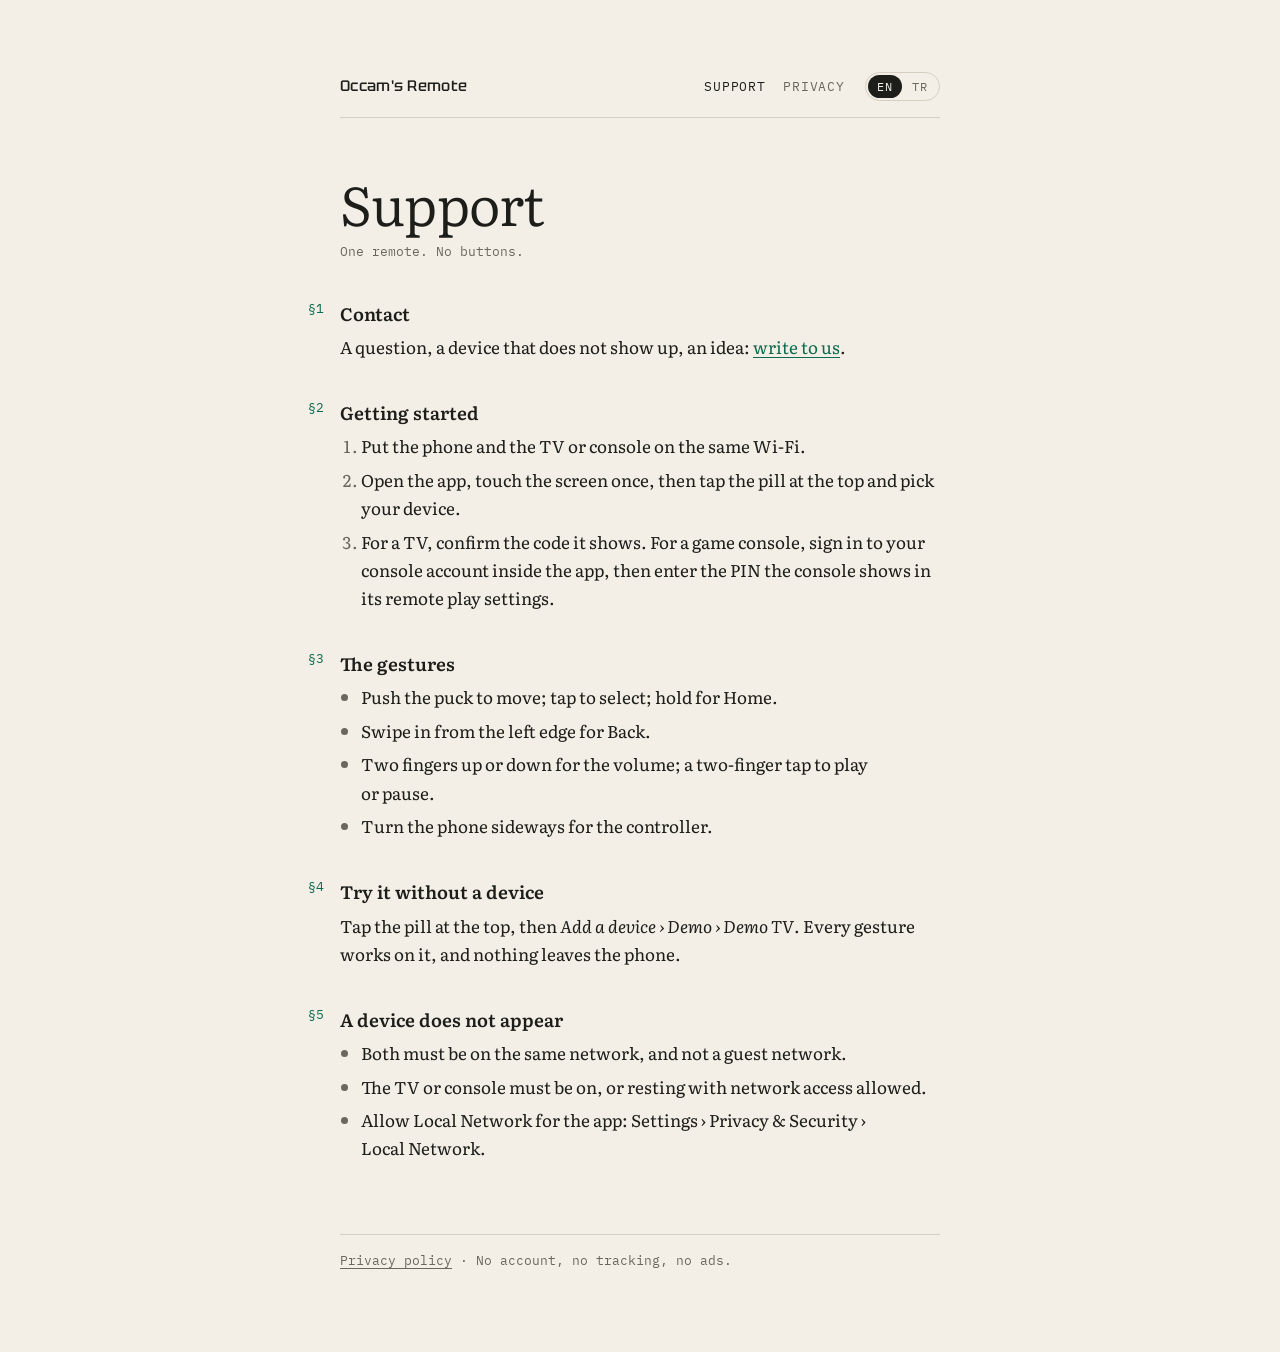
<file: index.html>
<!doctype html>
<html lang="en">
<head>
<meta charset="utf-8">
<meta name="viewport" content="width=device-width, initial-scale=1">
<meta name="color-scheme" content="light dark">
<title>Support · Occam's Remote</title>
<meta name="description" content="Help and contact for Occam's Remote, the gesture remote for your TV and game console.">
<link rel="alternate" hreflang="tr" href="tr/">
<link rel="preload" href="fonts/literata-latin-wght-normal.woff2" as="font" type="font/woff2" crossorigin>
<link rel="stylesheet" href="style.css">
</head>
<body>
<main>
<header class="top">
<a class="mark" href="./">Occam's Remote</a>
<nav aria-label="Pages"><a href="./" aria-current="page">Support</a><a href="privacy/">Privacy</a></nav>
<div class="lang" role="group" aria-label="Language"><span aria-current="true">EN</span><a href="tr/" lang="tr" hreflang="tr">TR</a></div>
</header>

<h1>Support</h1>
<p class="dateline">One remote. No buttons.</p>

<h2>Contact</h2>
<p>A question, a device that does not show up, an idea: <a href="https://github.com/cemphlvn/occams-remote/issues/new">write to us</a>.</p>

<h2>Getting started</h2>
<ol>
<li>Put the phone and the TV or console on the same Wi-Fi.</li>
<li>Open the app, touch the screen once, then tap the pill at the top and pick your device.</li>
<li>For a TV, confirm the code it shows. For a game console, sign in to your console account inside the app, then enter the PIN the console shows in its remote play settings.</li>
</ol>

<h2>The gestures</h2>
<ul>
<li>Push the puck to move; tap to select; hold for Home.</li>
<li>Swipe in from the left edge for Back.</li>
<li>Two fingers up or down for the volume; a two-finger tap to play or pause.</li>
<li>Turn the phone sideways for the controller.</li>
</ul>

<h2>Try it without a device</h2>
<p>Tap the pill at the top, then <em>Add a device › Demo › Demo TV</em>. Every gesture works on it, and nothing leaves the phone.</p>

<h2>A device does not appear</h2>
<ul>
<li>Both must be on the same network, and not a guest network.</li>
<li>The TV or console must be on, or resting with network access allowed.</li>
<li>Allow Local Network for the app: Settings › Privacy &amp; Security › Local Network.</li>
</ul>

<footer><a href="privacy/">Privacy policy</a> · No account, no tracking, no ads.</footer>
</main>
</body>
</html>
</file>
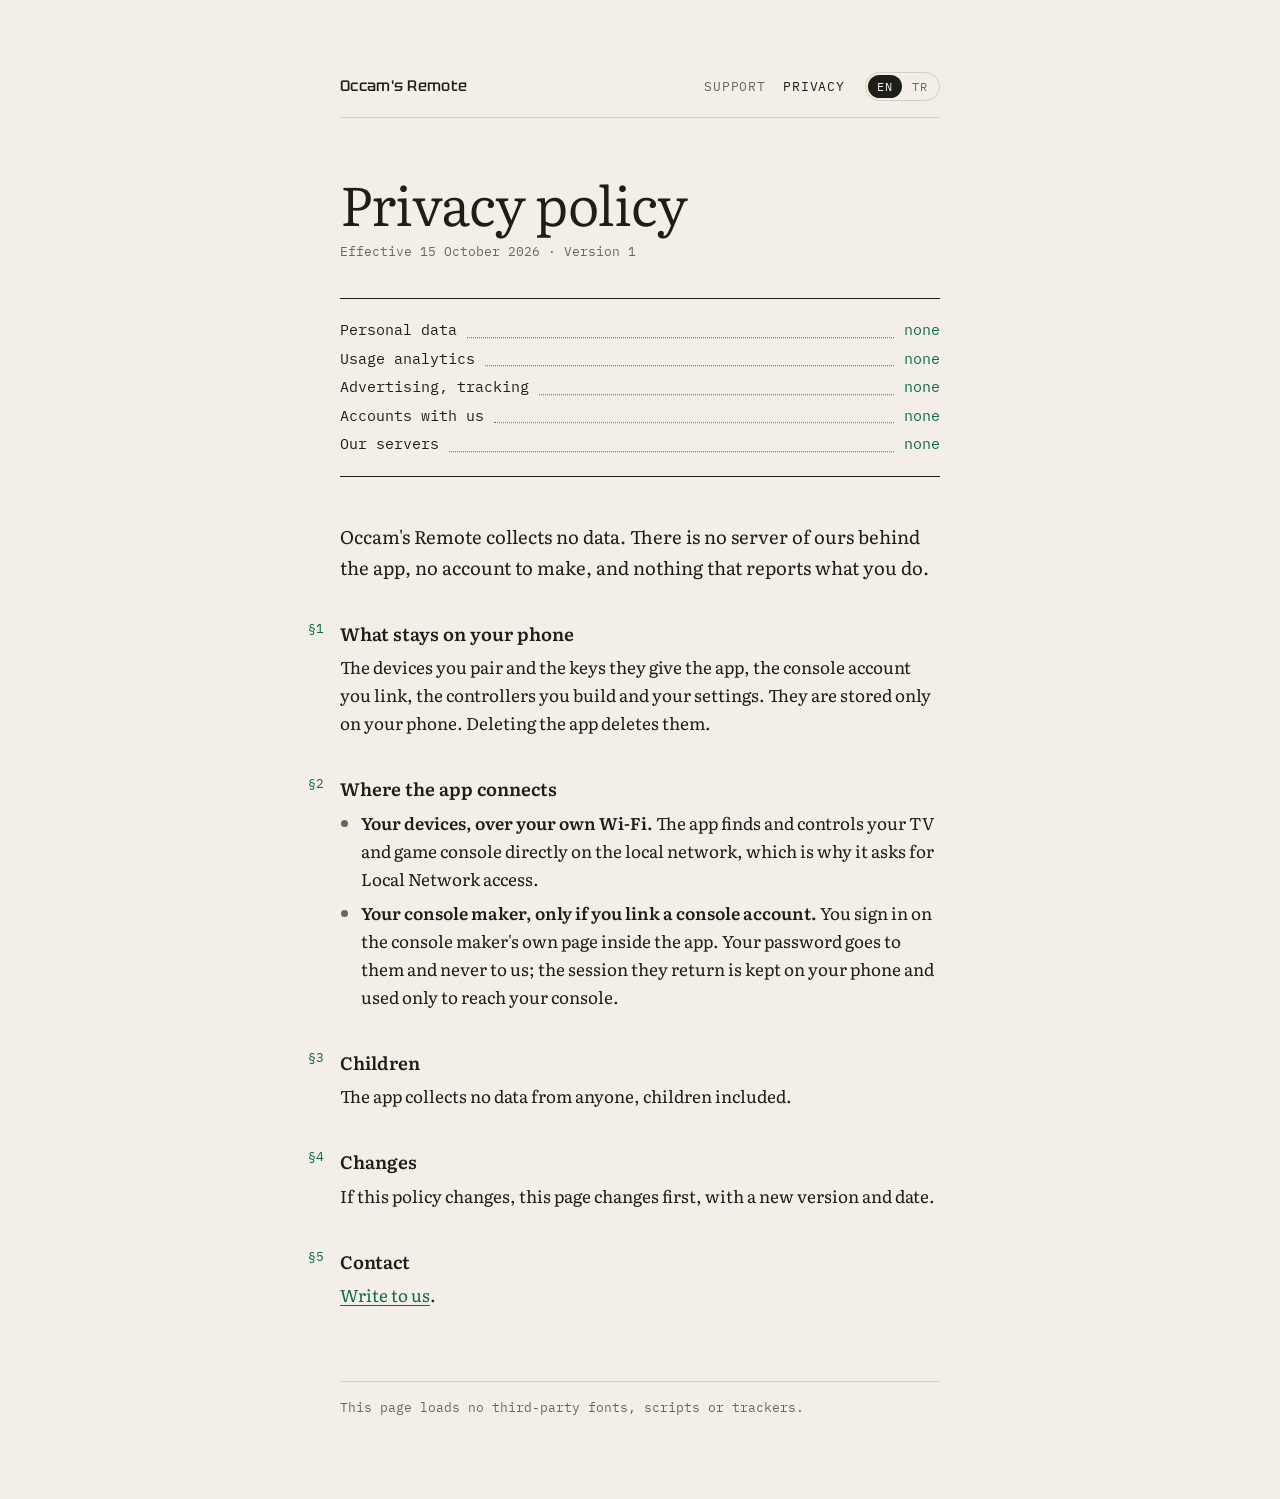
<file: privacy/index.html>
<!doctype html>
<html lang="en">
<head>
<meta charset="utf-8">
<meta name="viewport" content="width=device-width, initial-scale=1">
<meta name="color-scheme" content="light dark">
<title>Privacy · Occam's Remote</title>
<meta name="description" content="Occam's Remote collects no data. Everything stays on your phone.">
<link rel="alternate" hreflang="tr" href="../tr/gizlilik/">
<link rel="preload" href="../fonts/literata-latin-wght-normal.woff2" as="font" type="font/woff2" crossorigin>
<link rel="stylesheet" href="../style.css">
</head>
<body>
<main>
<header class="top">
<a class="mark" href="../">Occam's Remote</a>
<nav aria-label="Pages"><a href="../">Support</a><a href="./" aria-current="page">Privacy</a></nav>
<div class="lang" role="group" aria-label="Language"><span aria-current="true">EN</span><a href="../tr/gizlilik/" lang="tr" hreflang="tr">TR</a></div>
</header>

<h1>Privacy policy</h1>
<p class="dateline">Effective 15 October 2026 · Version 1</p>

<dl class="ledger" aria-label="What we collect">
<div><dt>Personal data</dt><span class="dots"></span><dd>none</dd></div>
<div><dt>Usage analytics</dt><span class="dots"></span><dd>none</dd></div>
<div><dt>Advertising, tracking</dt><span class="dots"></span><dd>none</dd></div>
<div><dt>Accounts with us</dt><span class="dots"></span><dd>none</dd></div>
<div><dt>Our servers</dt><span class="dots"></span><dd>none</dd></div>
</dl>

<p>Occam's Remote collects no data. There is no server of ours behind the app, no account to make, and nothing that reports what you do.</p>

<h2>What stays on your phone</h2>
<p>The devices you pair and the keys they give the app, the console account you link, the controllers you build and your settings. They are stored only on your phone. Deleting the app deletes them.</p>

<h2>Where the app connects</h2>
<ul>
<li><strong>Your devices, over your own Wi-Fi.</strong> The app finds and controls your TV and game console directly on the local network, which is why it asks for Local Network access.</li>
<li><strong>Your console maker, only if you link a console account.</strong> You sign in on the console maker's own page inside the app. Your password goes to them and never to us; the session they return is kept on your phone and used only to reach your console.</li>
</ul>

<h2>Children</h2>
<p>The app collects no data from anyone, children included.</p>

<h2>Changes</h2>
<p>If this policy changes, this page changes first, with a new version and date.</p>

<h2>Contact</h2>
<p><a href="https://github.com/cemphlvn/occams-remote/issues/new">Write to us</a>.</p>

<footer>This page loads no third-party fonts, scripts or trackers.</footer>
</main>
</body>
</html>
</file>
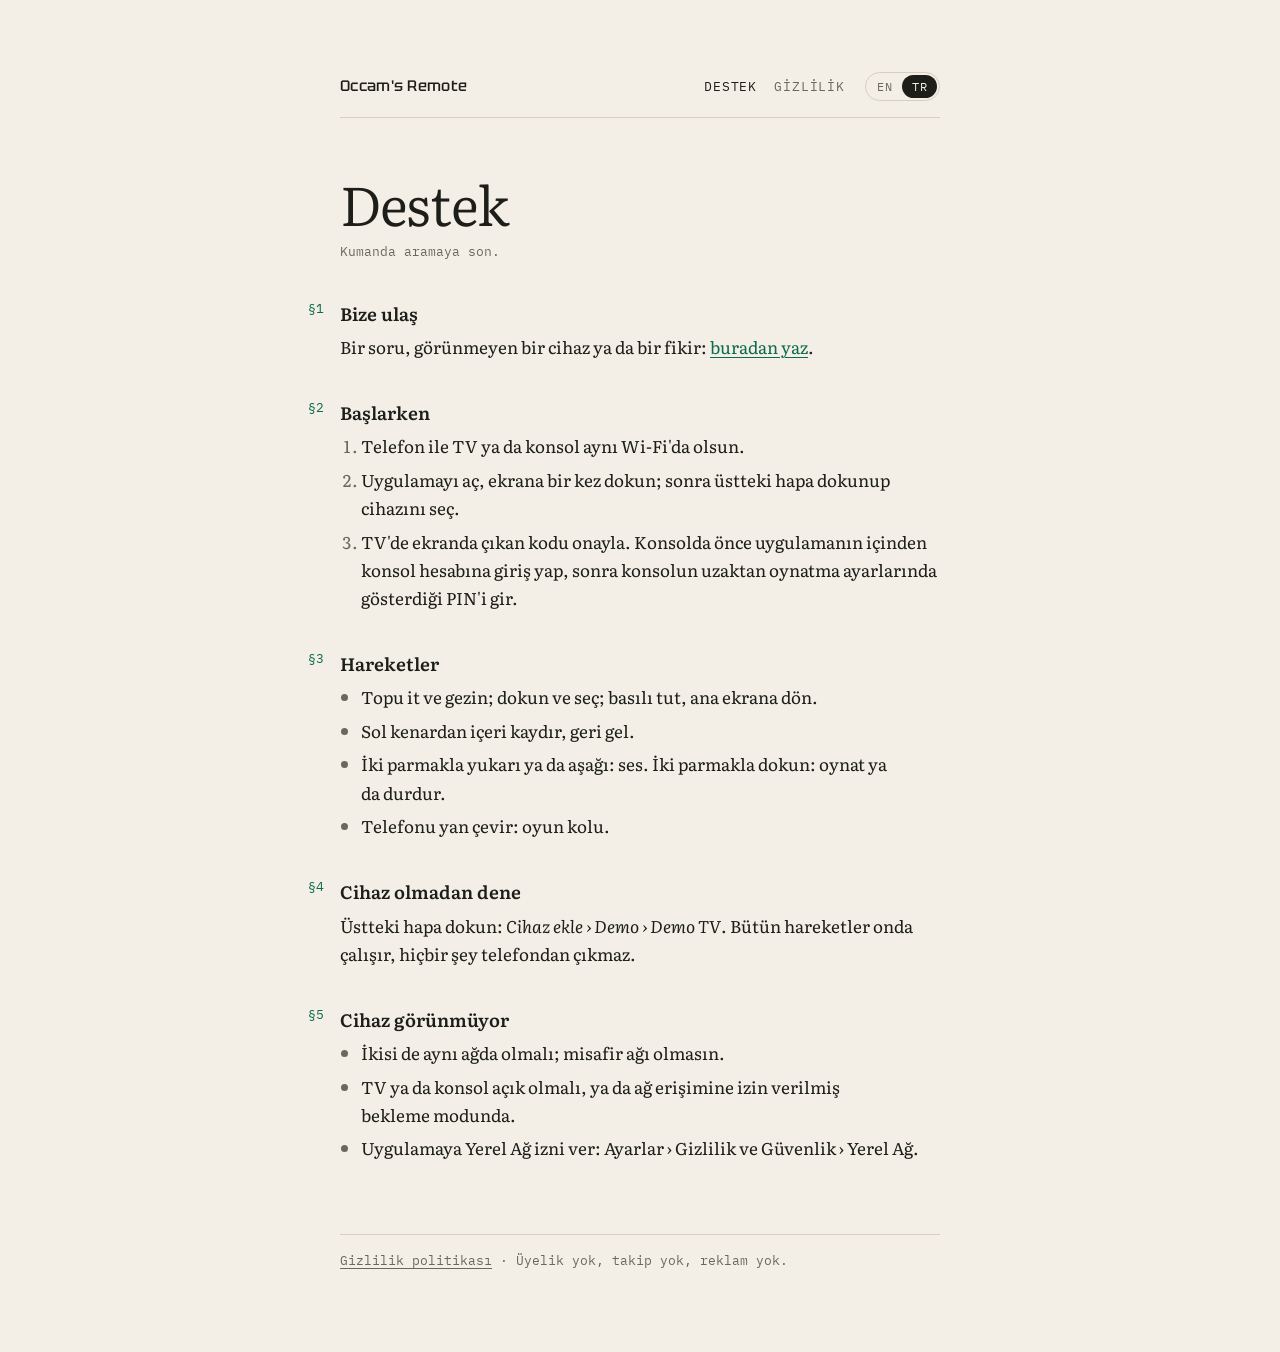
<file: tr/index.html>
<!doctype html>
<html lang="tr">
<head>
<meta charset="utf-8">
<meta name="viewport" content="width=device-width, initial-scale=1">
<meta name="color-scheme" content="light dark">
<title>Destek · Occam's Remote</title>
<meta name="description" content="Occam's Remote için yardım ve iletişim: TV'n ve oyun konsolun için jest kumandası.">
<link rel="alternate" hreflang="en" href="../">
<link rel="preload" href="../fonts/literata-latin-wght-normal.woff2" as="font" type="font/woff2" crossorigin>
<link rel="stylesheet" href="../style.css">
</head>
<body>
<main>
<header class="top">
<a class="mark" href="./">Occam's Remote</a>
<nav aria-label="Sayfalar"><a href="./" aria-current="page">Destek</a><a href="gizlilik/">Gizlilik</a></nav>
<div class="lang" role="group" aria-label="Dil"><a href="../" lang="en" hreflang="en">EN</a><span aria-current="true">TR</span></div>
</header>

<h1>Destek</h1>
<p class="dateline">Kumanda aramaya son.</p>

<h2>Bize ulaş</h2>
<p>Bir soru, görünmeyen bir cihaz ya da bir fikir: <a href="https://github.com/cemphlvn/occams-remote/issues/new">buradan yaz</a>.</p>

<h2>Başlarken</h2>
<ol>
<li>Telefon ile TV ya da konsol aynı Wi-Fi'da olsun.</li>
<li>Uygulamayı aç, ekrana bir kez dokun; sonra üstteki hapa dokunup cihazını seç.</li>
<li>TV'de ekranda çıkan kodu onayla. Konsolda önce uygulamanın içinden konsol hesabına giriş yap, sonra konsolun uzaktan oynatma ayarlarında gösterdiği PIN'i gir.</li>
</ol>

<h2>Hareketler</h2>
<ul>
<li>Topu it ve gezin; dokun ve seç; basılı tut, ana ekrana dön.</li>
<li>Sol kenardan içeri kaydır, geri gel.</li>
<li>İki parmakla yukarı ya da aşağı: ses. İki parmakla dokun: oynat ya da durdur.</li>
<li>Telefonu yan çevir: oyun kolu.</li>
</ul>

<h2>Cihaz olmadan dene</h2>
<p>Üstteki hapa dokun: <em>Cihaz ekle › Demo › Demo TV</em>. Bütün hareketler onda çalışır, hiçbir şey telefondan çıkmaz.</p>

<h2>Cihaz görünmüyor</h2>
<ul>
<li>İkisi de aynı ağda olmalı; misafir ağı olmasın.</li>
<li>TV ya da konsol açık olmalı, ya da ağ erişimine izin verilmiş bekleme modunda.</li>
<li>Uygulamaya Yerel Ağ izni ver: Ayarlar › Gizlilik ve Güvenlik › Yerel Ağ.</li>
</ul>

<footer><a href="gizlilik/">Gizlilik politikası</a> · Üyelik yok, takip yok, reklam yok.</footer>
</main>
</body>
</html>
</file>
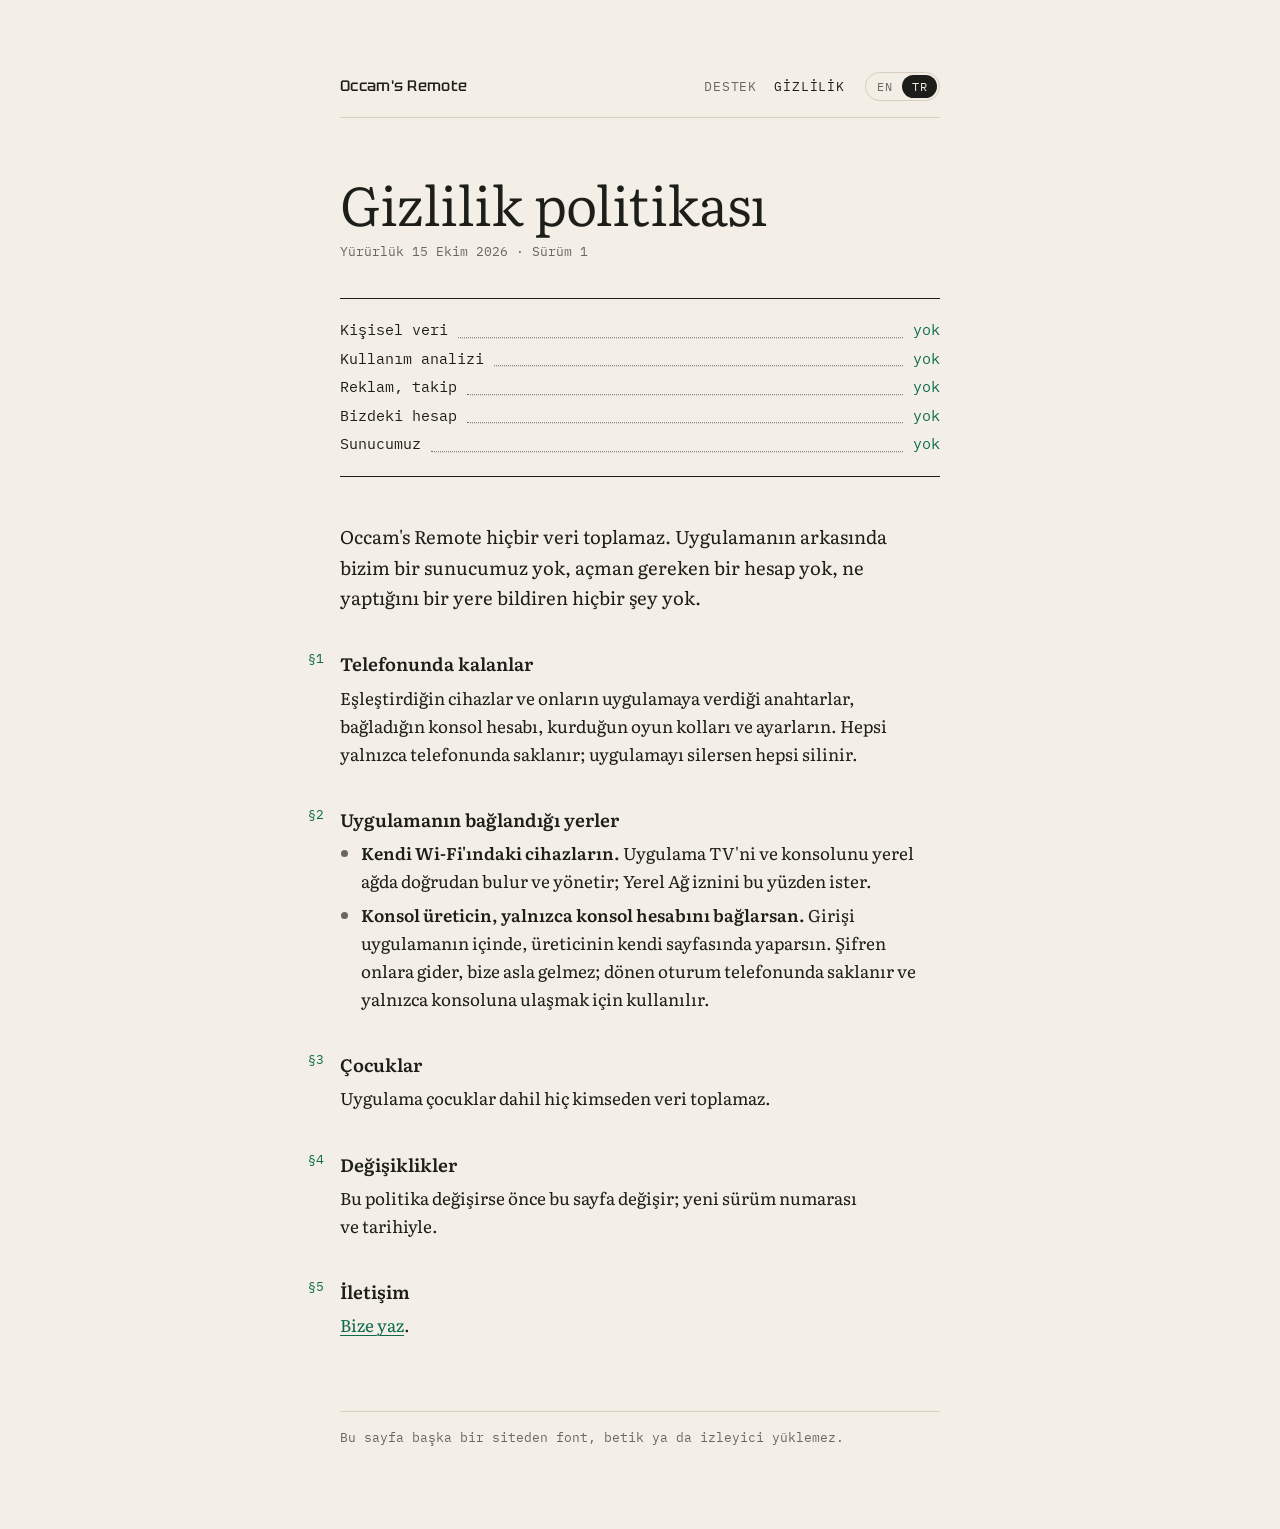
<file: tr/gizlilik/index.html>
<!doctype html>
<html lang="tr">
<head>
<meta charset="utf-8">
<meta name="viewport" content="width=device-width, initial-scale=1">
<meta name="color-scheme" content="light dark">
<title>Gizlilik · Occam's Remote</title>
<meta name="description" content="Occam's Remote hiçbir veri toplamaz. Her şey telefonunda kalır.">
<link rel="alternate" hreflang="en" href="../../privacy/">
<link rel="preload" href="../../fonts/literata-latin-wght-normal.woff2" as="font" type="font/woff2" crossorigin>
<link rel="stylesheet" href="../../style.css">
</head>
<body>
<main>
<header class="top">
<a class="mark" href="../">Occam's Remote</a>
<nav aria-label="Sayfalar"><a href="../">Destek</a><a href="./" aria-current="page">Gizlilik</a></nav>
<div class="lang" role="group" aria-label="Dil"><a href="../../privacy/" lang="en" hreflang="en">EN</a><span aria-current="true">TR</span></div>
</header>

<h1>Gizlilik politikası</h1>
<p class="dateline">Yürürlük 15 Ekim 2026 · Sürüm 1</p>

<dl class="ledger" aria-label="Topladığımız veriler">
<div><dt>Kişisel veri</dt><span class="dots"></span><dd>yok</dd></div>
<div><dt>Kullanım analizi</dt><span class="dots"></span><dd>yok</dd></div>
<div><dt>Reklam, takip</dt><span class="dots"></span><dd>yok</dd></div>
<div><dt>Bizdeki hesap</dt><span class="dots"></span><dd>yok</dd></div>
<div><dt>Sunucumuz</dt><span class="dots"></span><dd>yok</dd></div>
</dl>

<p>Occam's Remote hiçbir veri toplamaz. Uygulamanın arkasında bizim bir sunucumuz yok, açman gereken bir hesap yok, ne yaptığını bir yere bildiren hiçbir şey yok.</p>

<h2>Telefonunda kalanlar</h2>
<p>Eşleştirdiğin cihazlar ve onların uygulamaya verdiği anahtarlar, bağladığın konsol hesabı, kurduğun oyun kolları ve ayarların. Hepsi yalnızca telefonunda saklanır; uygulamayı silersen hepsi silinir.</p>

<h2>Uygulamanın bağlandığı yerler</h2>
<ul>
<li><strong>Kendi Wi-Fi'ındaki cihazların.</strong> Uygulama TV'ni ve konsolunu yerel ağda doğrudan bulur ve yönetir; Yerel Ağ iznini bu yüzden ister.</li>
<li><strong>Konsol üreticin, yalnızca konsol hesabını bağlarsan.</strong> Girişi uygulamanın içinde, üreticinin kendi sayfasında yaparsın. Şifren onlara gider, bize asla gelmez; dönen oturum telefonunda saklanır ve yalnızca konsoluna ulaşmak için kullanılır.</li>
</ul>

<h2>Çocuklar</h2>
<p>Uygulama çocuklar dahil hiç kimseden veri toplamaz.</p>

<h2>Değişiklikler</h2>
<p>Bu politika değişirse önce bu sayfa değişir; yeni sürüm numarası ve tarihiyle.</p>

<h2>İletişim</h2>
<p><a href="https://github.com/cemphlvn/occams-remote/issues/new">Bize yaz</a>.</p>

<footer>Bu sayfa başka bir siteden font, betik ya da izleyici yüklemez.</footer>
</main>
</body>
</html>
</file>
<file: style.css>
/* The public pages, set like a printed document rather than a product site: paper, a book serif to read, numbered
   clauses, and a ledger that states what is collected. Every font is served from here (OFL, fonts/), so reading the
   privacy policy asks nothing of a third party. */

@font-face {
  font-family: "Literata";
  src: url("fonts/literata-latin-wght-normal.woff2") format("woff2");
  font-weight: 200 900;
  font-display: swap;
  unicode-range: U+0000-00FF, U+0131, U+0152-0153, U+02BB-02BC, U+02C6, U+02DA, U+02DC, U+0304, U+0308, U+0329,
    U+2000-206F, U+20AC, U+2122, U+2191, U+2193, U+2212, U+2215, U+FEFF, U+FFFD;
}
@font-face {
  font-family: "Literata";
  src: url("fonts/literata-latin-ext-wght-normal.woff2") format("woff2");
  font-weight: 200 900;
  font-display: swap;
  unicode-range: U+0100-02BA, U+02BD-02C5, U+02C7-02CC, U+02CE-02D7, U+02DD-02FF, U+0304, U+0308, U+0329,
    U+1D00-1DBF, U+1E00-1E9F, U+1EF2-1EFF, U+2020, U+20A0-20AB, U+20AD-20C0, U+2113, U+2C60-2C7F, U+A720-A7FF;
}
@font-face {
  font-family: "Literata";
  src: url("fonts/literata-latin-wght-italic.woff2") format("woff2");
  font-weight: 200 900;
  font-style: italic;
  font-display: swap;
}
@font-face {
  font-family: "Plex Mono";
  src: url("fonts/ibm-plex-mono-latin-400-normal.woff2") format("woff2");
  font-display: swap;
  unicode-range: U+0000-00FF, U+0131, U+0152-0153, U+2000-206F;
}
@font-face {
  font-family: "Plex Mono";
  src: url("fonts/ibm-plex-mono-latin-ext-400-normal.woff2") format("woff2");
  font-display: swap;
  unicode-range: U+0100-02BA, U+02BD-02C5, U+1E00-1E9F;
}
@font-face {
  font-family: "Tektur";
  src: url("fonts/Tektur.ttf") format("truetype");
  font-display: swap;
}

:root {
  color-scheme: light dark;
  --paper: light-dark(#f3efe6, #13140f);
  --ink: light-dark(#1d1e1a, #ebe5d6);
  --quiet: light-dark(#6a675e, #9d978a);
  --rule: light-dark(#d6cfbf, #2c2c25);
  --seal: light-dark(#0d6a4e, #79d9b4);
  --serif: "Literata", Georgia, "Times New Roman", serif;
  --mono: "Plex Mono", ui-monospace, "SF Mono", Menlo, monospace;
}

*,
*::before,
*::after {
  box-sizing: border-box;
}

html {
  -webkit-text-size-adjust: 100%;
}

body {
  margin: 0;
  background: var(--paper);
  color: var(--ink);
  font: 400 1.0625rem/1.65 var(--serif);
  font-optical-sizing: auto;
}

main {
  max-width: 64ch;
  margin-inline: auto;
  padding: clamp(1.75rem, 7vw, 4.5rem) 1.25rem 5rem;
  counter-reset: clause;
}

/* The masthead: the app's own mark small, the document's name large. */
.mark {
  font: 500 0.95rem/1 "Tektur", var(--mono);
  letter-spacing: 0.02em;
  color: var(--ink);
  text-decoration: none;
}

.top {
  display: flex;
  flex-wrap: wrap;
  align-items: center;
  gap: 0.75rem 1.25rem;
  padding-bottom: 1rem;
  border-bottom: 1px solid var(--rule);
}

.top nav {
  margin-inline-start: auto;
  display: flex;
  gap: 1.1rem;
  font: 0.8125rem/1 var(--mono);
  text-transform: uppercase;
  letter-spacing: 0.06em;
}

.top nav a {
  color: var(--quiet);
  text-decoration: none;
}

.top nav a[aria-current="page"],
.top nav a:hover {
  color: var(--ink);
}

/* The language: a switch of its own, apart from the pages. */
.lang {
  display: inline-flex;
  border: 1px solid var(--rule);
  border-radius: 999px;
  padding: 2px;
  font: 0.75rem/1 var(--mono);
  letter-spacing: 0.06em;
}

.lang > * {
  padding: 0.35rem 0.6rem;
  border-radius: 999px;
  color: var(--quiet);
  text-decoration: none;
}

.lang [aria-current] {
  background: var(--ink);
  color: var(--paper);
}

.lang a:hover {
  color: var(--ink);
}

h1 {
  font-weight: 350;
  font-size: clamp(2.25rem, 8vw, 3.4rem);
  line-height: 1.05;
  letter-spacing: -0.015em;
  margin: clamp(2rem, 6vw, 3.5rem) 0 0.75rem;
  text-wrap: balance;
}

.dateline {
  font: 0.8125rem/1.4 var(--mono);
  color: var(--quiet);
  margin: 0 0 2.25rem;
}

/* The ledger: what is kept about you, line by line, read off like a statement. */
.ledger {
  margin: 0 0 2.75rem;
  padding: 1.1rem 0;
  border-block: 1.5px solid var(--ink);
  font: 0.9375rem/1.9 var(--mono);
}

.ledger div {
  display: flex;
  gap: 0.6rem;
}

.ledger dt {
  flex: none;
}

.ledger .dots {
  flex: 1;
  border-bottom: 1px dotted var(--quiet);
  transform: translateY(-0.45em);
}

.ledger dd {
  margin: 0;
  color: var(--seal);
}

.ledger + p {
  font-size: 1.15rem;
}

/* Clauses: numbered, the number hanging in the margin where there is one. */
h2 {
  position: relative;
  counter-increment: clause;
  font-weight: 600;
  font-size: 1.125rem;
  line-height: 1.3;
  margin: 2.5rem 0 0.5rem;
  text-wrap: balance;
}

h2::before {
  content: "§" counter(clause);
  display: inline-block;
  min-width: 2.25rem;
  font: 0.8125rem/1 var(--mono);
  color: var(--seal);
  vertical-align: 0.12em;
}

@media (min-width: 52rem) {
  h2::before {
    min-width: 0;
    position: absolute;
    transform: translateX(calc(-100% - 1rem));
  }
}

p,
li {
  text-wrap: pretty;
  hyphens: auto;
}

p {
  margin: 0 0 1rem;
}

ol,
ul {
  margin: 0 0 1rem;
  padding-inline-start: 1.3rem;
}

li + li {
  margin-top: 0.35rem;
}

li::marker {
  color: var(--quiet);
}

strong {
  font-weight: 600;
}

em {
  font-style: italic;
}

a {
  color: var(--seal);
  text-decoration-thickness: 1px;
  text-underline-offset: 0.2em;
}

a:focus-visible {
  outline: 2px solid var(--seal);
  outline-offset: 3px;
  border-radius: 2px;
}

hr {
  border: 0;
  margin: 4.5rem 0 0;
}

footer {
  margin-top: 4.5rem;
  padding-top: 1rem;
  border-top: 1px solid var(--rule);
  font: 0.8125rem/1.6 var(--mono);
  color: var(--quiet);
}

footer a {
  color: inherit;
}
</file>
